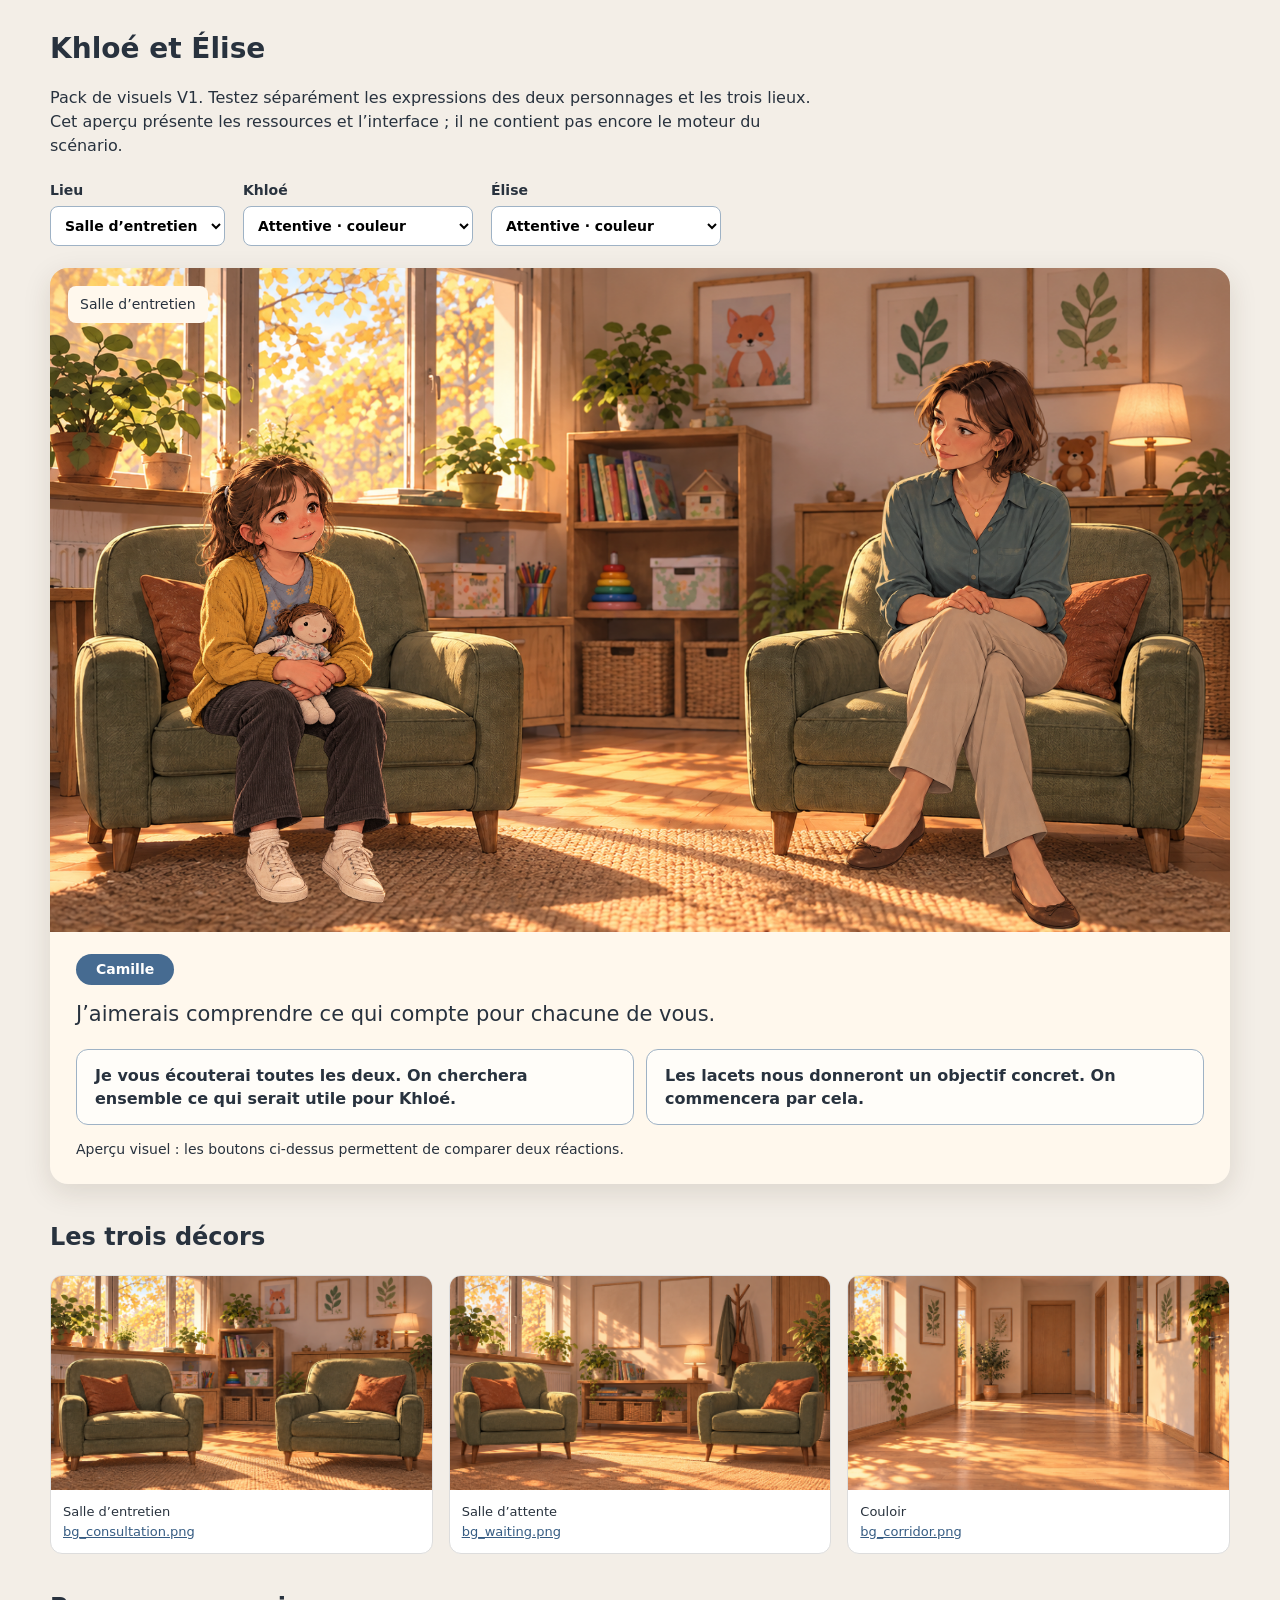
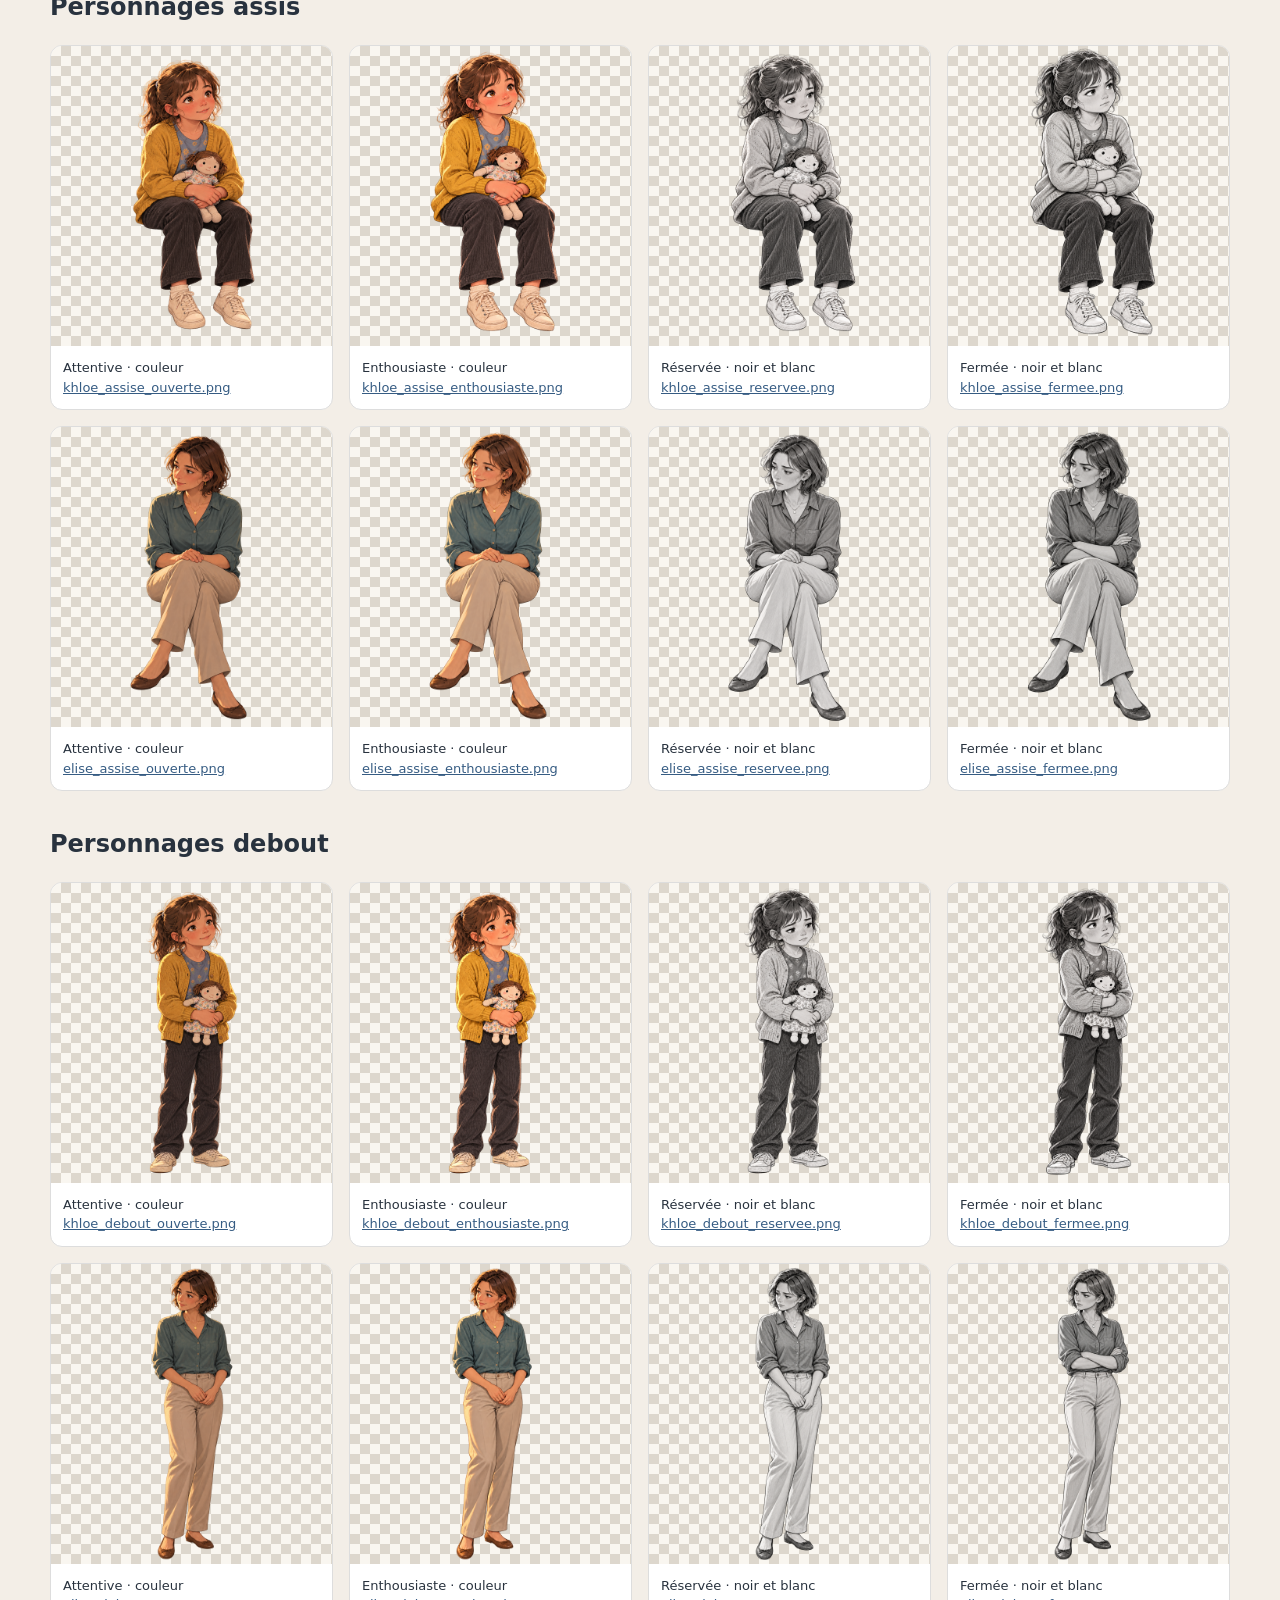
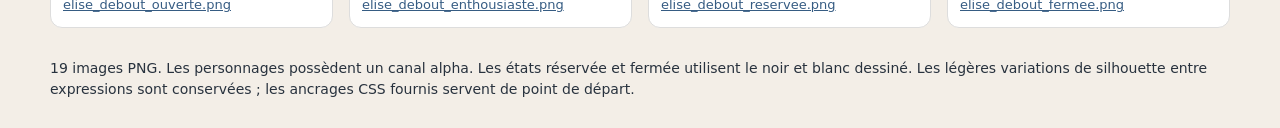
<file: visual-novel/index.html>
<!doctype html>
<html lang="fr"><meta charset="utf-8"><meta name="viewport" content="width=device-width,initial-scale=1"><title>Visuels du visual novel — Khloé et Élise</title>
<link rel="stylesheet" href="ui/visual-novel.css">
<style>body{margin:0;background:#f3eee7;color:#28323e;font:16px/1.5 system-ui}main{max-width:1180px;margin:auto;padding:28px 22px}h1{font-size:28px;margin:0 0 8px}h2{margin-top:35px}.intro{max-width:780px}.controls{display:flex;gap:18px;flex-wrap:wrap;margin:22px 0}label{display:grid;gap:5px;font-size:14px;font-weight:600}select{padding:10px;border:1px solid #9eb2c5;border-radius:8px;font:inherit;background:white}.demo{border-radius:18px;overflow:hidden;box-shadow:0 8px 28px #35271320}.gallery{display:grid;grid-template-columns:repeat(4,minmax(0,1fr));gap:16px}.card{margin:0;background:white;border:1px solid #ddd;border-radius:12px;overflow:hidden}.sprite{height:300px;display:flex;align-items:center;justify-content:center;background-color:#f9f6f0;background-image:linear-gradient(45deg,#ddd7cd 25%,transparent 25%),linear-gradient(-45deg,#ddd7cd 25%,transparent 25%),linear-gradient(45deg,transparent 75%,#ddd7cd 75%),linear-gradient(-45deg,transparent 75%,#ddd7cd 75%);background-size:20px 20px;background-position:0 0,0 10px,10px -10px,-10px 0}.sprite img{height:100%;width:100%;object-fit:contain}.card figcaption{font-size:13px;padding:12px;word-break:break-word}.backgrounds{grid-template-columns:repeat(3,minmax(0,1fr))}.backgrounds img{width:100%;display:block}a{color:#365c83}footer{margin-top:30px;font-size:14px}@media(max-width:700px){.gallery{grid-template-columns:repeat(2,minmax(0,1fr))}.backgrounds{grid-template-columns:1fr}.sprite{height:240px}}</style>
<main><h1>Khloé et Élise</h1><p class="intro">Pack de visuels V1. Testez séparément les expressions des deux personnages et les trois lieux. Cet aperçu présente les ressources et l’interface ; il ne contient pas encore le moteur du scénario.</p>
<div class="controls"><label>Lieu<select id="location"><option value="consultation">Salle d’entretien</option><option value="waiting">Salle d’attente</option><option value="corridor">Couloir</option></select></label><label>Khloé<select id="khloe"></select></label><label>Élise<select id="elise"></select></label></div>
<section class="demo" aria-label="Aperçu de la composition"><div class="vn-stage" data-pose="assise"><img class="vn-background" id="bg" alt="Salle d’entretien"><img class="vn-character vn-khloe" id="ks" alt="Khloé attentive"><img class="vn-character vn-elise" id="es" alt="Élise attentive"><span class="vn-location" id="place">Salle d’entretien</span></div><div class="vn-dialogue"><span class="vn-speaker">Camille</span><p>J’aimerais comprendre ce qui compte pour chacune de vous.</p><div class="vn-choices"><button class="vn-button" id="inclusive">Je vous écouterai toutes les deux. On cherchera ensemble ce qui serait utile pour Khloé.</button><button class="vn-button" id="mother">Les lacets nous donneront un objectif concret. On commencera par cela.</button></div><p id="reaction" style="font-size:14px;margin-bottom:0" aria-live="polite">Aperçu visuel : les boutons ci-dessus permettent de comparer deux réactions.</p></div></section>
<h2>Les trois décors</h2><div class="gallery backgrounds" id="backgrounds"></div><h2>Personnages assis</h2><div class="gallery" id="seated"></div><h2>Personnages debout</h2><div class="gallery" id="standing"></div><footer>19 images PNG. Les personnages possèdent un canal alpha. Les états réservée et fermée utilisent le noir et blanc dessiné. Les légères variations de silhouette entre expressions sont conservées ; les ancrages CSS fournis servent de point de départ.</footer></main>
<script>
const states={ouverte:'Attentive · couleur',enthousiaste:'Enthousiaste · couleur',reservee:'Réservée · noir et blanc',fermee:'Fermée · noir et blanc'};const places={consultation:'Salle d’entretien',waiting:'Salle d’attente',corridor:'Couloir'};const $=s=>document.querySelector(s);for(const id of ['khloe','elise'])for(const [v,t]of Object.entries(states))$('#'+id).add(new Option(t,v));
function update(){const scene=$('#location').value,pose=scene==='corridor'?'debout':'assise';$('.vn-stage').dataset.pose=pose;$('#bg').src=`assets/backgrounds/bg_${scene}.png`;$('#bg').alt=places[scene];$('#place').textContent=places[scene];for(const [who,id]of [['khloe','ks'],['elise','es']]){const state=$('#'+who).value;$('#'+id).src=`assets/characters/${who}_${pose}_${state}.png`;$('#'+id).alt=`${who==='khloe'?'Khloé':'Élise'} : ${states[state]}`;}}
for(const id of ['location','khloe','elise'])$('#'+id).addEventListener('change',update);update();
$('#inclusive').onclick=()=>{$('#khloe').value='enthousiaste';$('#elise').value='enthousiaste';update();$('#reaction').textContent='Les deux personnages gardent une expression ouverte et restent en couleur.'};$('#mother').onclick=()=>{$('#khloe').value='fermee';$('#elise').value='ouverte';update();$('#reaction').textContent='Khloé serre sa poupée et se ferme. Élise reste attentive. Seule Khloé passe au noir et blanc.'};
for(const [v,t]of Object.entries(places)){const src=`assets/backgrounds/bg_${v}.png`;$('#backgrounds').insertAdjacentHTML('beforeend',`<figure class="card"><a href="${src}"><img src="${src}" alt="${t}" loading="lazy"></a><figcaption>${t}<br><a href="${src}" download>bg_${v}.png</a></figcaption></figure>`)}
for(const pose of ['assise','debout'])for(const who of ['khloe','elise'])for(const [state,label]of Object.entries(states)){const name=`${who}_${pose}_${state}.png`,src='assets/characters/'+name;$(pose==='assise'?'#seated':'#standing').insertAdjacentHTML('beforeend',`<figure class="card"><a class="sprite" href="${src}"><img src="${src}" alt="${who==='khloe'?'Khloé':'Élise'} ${label}" loading="lazy"></a><figcaption>${label}<br><a href="${src}" download>${name}</a></figcaption></figure>`)}
</script></html>
</file>
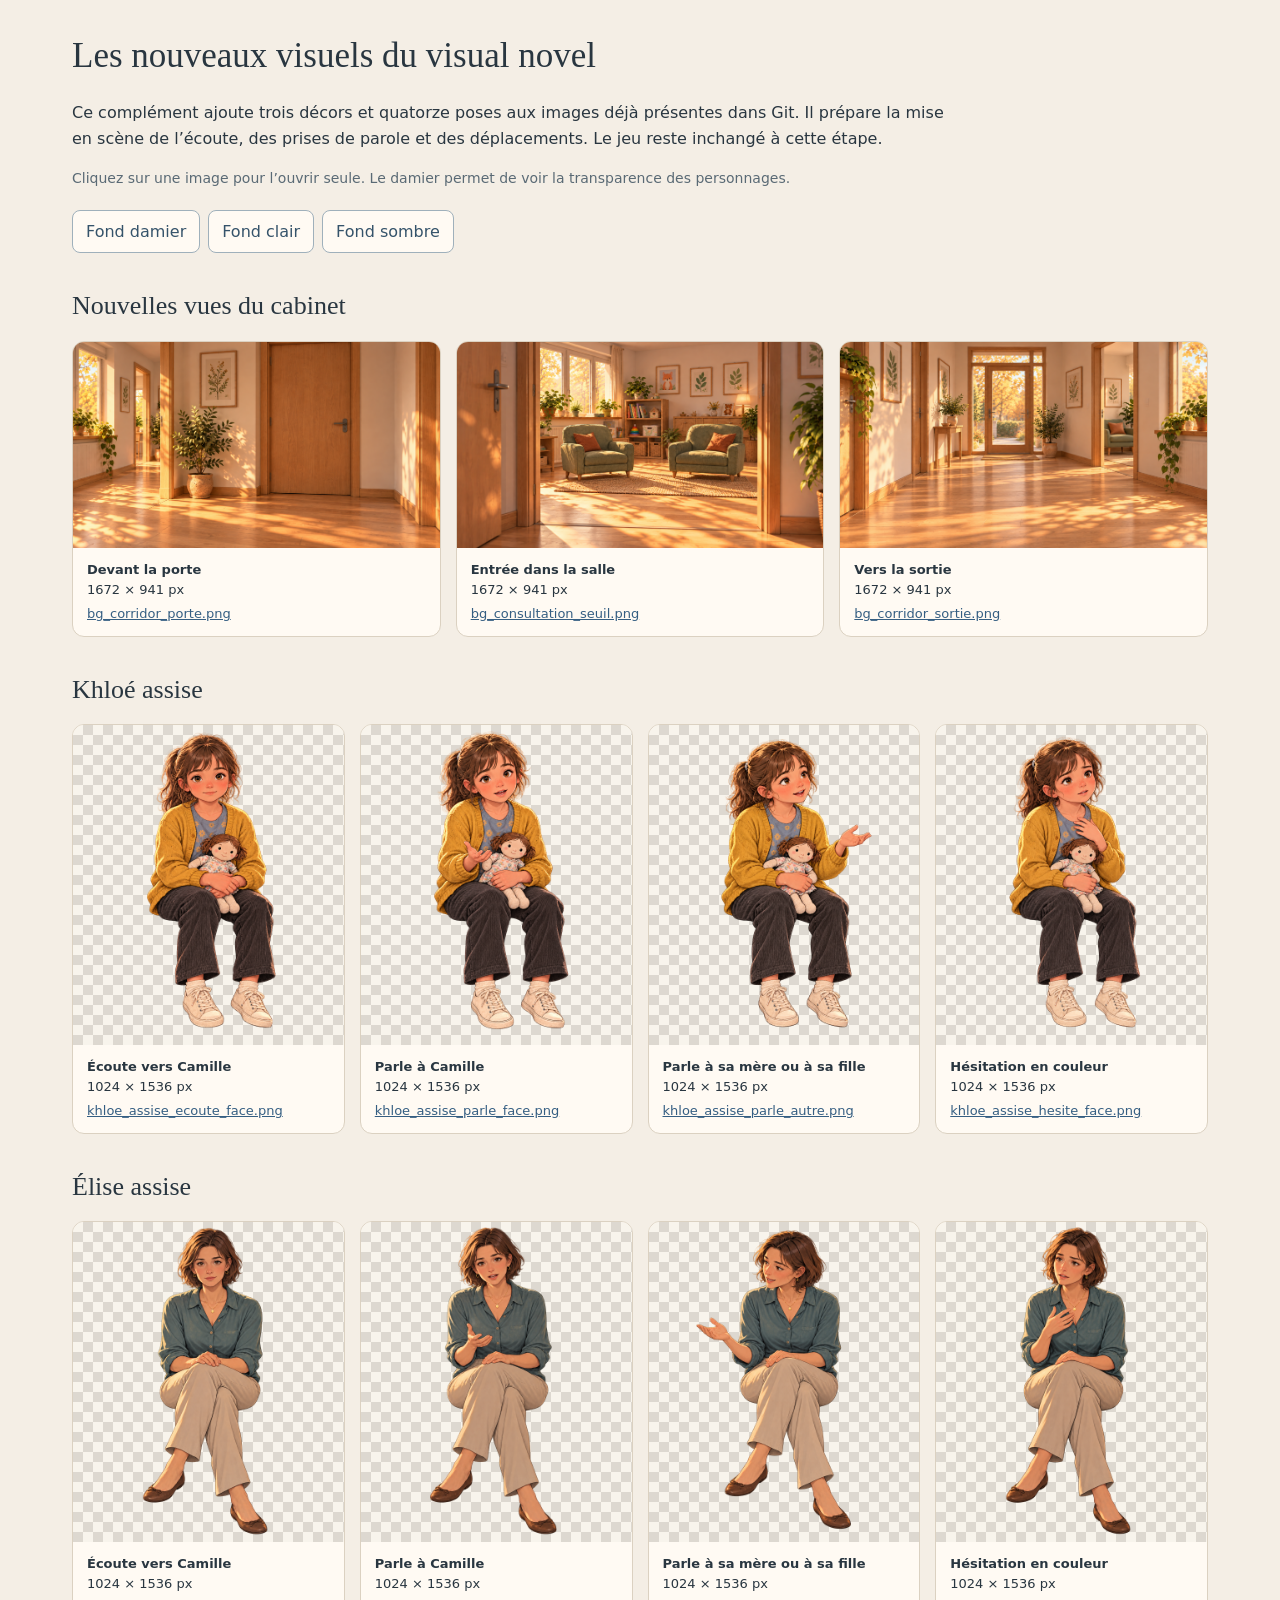
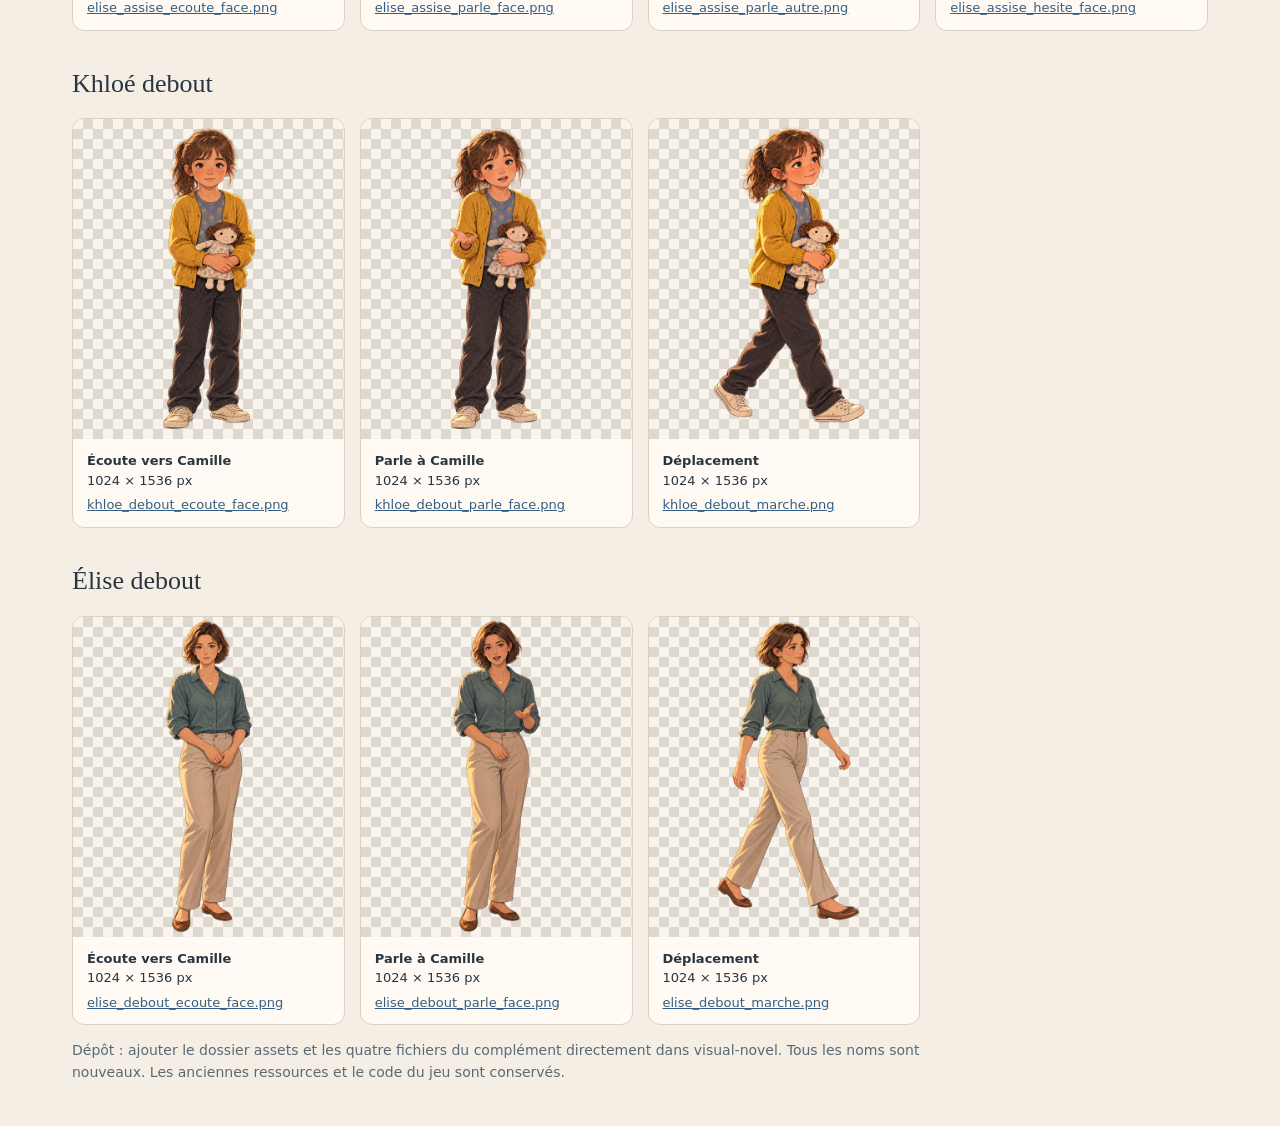
<file: visual-novel/apercu-ajouts-v2.html>
<!doctype html><html lang="fr"><meta charset="utf-8"><meta name="viewport" content="width=device-width,initial-scale=1"><title>Complément visuel V2 — Khloé et Élise</title><style>*{box-sizing:border-box}body{margin:0;font:16px/1.6 system-ui,sans-serif;background:#f4eee5;color:#293640}main{max-width:1180px;margin:auto;padding:28px 22px}h1,h2{font-family:Georgia,serif;font-weight:500}h1{font-size:35px;margin:0 0 10px}h2{font-size:26px;margin:32px 0 14px}p{max-width:880px}.note{font-size:14px;color:#5a6a75}.grid{display:grid;grid-template-columns:repeat(4,minmax(0,1fr));gap:15px}.backgrounds{grid-template-columns:repeat(3,minmax(0,1fr))}figure{margin:0;background:#fffaf3;border:1px solid #dbd1c1;border-radius:12px;overflow:hidden}figure a{display:block}img{display:block;width:100%;height:100%;object-fit:contain}.sprite{height:320px;background-color:#f8f4ec;background-image:linear-gradient(45deg,#ddd8d0 25%,transparent 25%),linear-gradient(-45deg,#ddd8d0 25%,transparent 25%),linear-gradient(45deg,transparent 75%,#ddd8d0 75%),linear-gradient(-45deg,transparent 75%,#ddd8d0 75%);background-size:20px 20px;background-position:0 0,0 10px,10px -10px,-10px 0}figcaption{padding:12px 14px;font-size:13px;line-height:1.5}figcaption strong{display:block}figcaption a{color:#355e82;margin-top:5px;overflow-wrap:anywhere}.backgrounds img{height:auto}.actions{display:flex;gap:8px;margin:20px 0;flex-wrap:wrap}button{font:inherit;padding:8px 13px;border:1px solid #9fb0bb;border-radius:8px;background:#fffaf3;color:#35536a;cursor:pointer}button:focus-visible,a:focus-visible{outline:3px solid #466b91;outline-offset:3px}body[data-fond="clair"] .sprite{background:#fff8ed}body[data-fond="sombre"] .sprite{background:#3c4449}@media(max-width:700px){.grid{grid-template-columns:repeat(2,minmax(0,1fr))}.backgrounds{grid-template-columns:1fr}.sprite{height:270px}h1{font-size:29px}}</style><main><h1>Les nouveaux visuels du visual novel</h1><p>Ce complément ajoute trois décors et quatorze poses aux images déjà présentes dans Git. Il prépare la mise en scène de l’écoute, des prises de parole et des déplacements. Le jeu reste inchangé à cette étape.</p><p class="note">Cliquez sur une image pour l’ouvrir seule. Le damier permet de voir la transparence des personnages.</p><div class="actions" aria-label="Fond de vérification des personnages"><button type="button" onclick="document.body.dataset.fond='damier'">Fond damier</button><button type="button" onclick="document.body.dataset.fond='clair'">Fond clair</button><button type="button" onclick="document.body.dataset.fond='sombre'">Fond sombre</button></div><h2>Nouvelles vues du cabinet</h2><div class="grid backgrounds"><figure><a href="assets/backgrounds/bg_corridor_porte.png"><img src="assets/backgrounds/bg_corridor_porte.png" alt=" Devant la porte" loading="lazy"></a><figcaption><strong>Devant la porte</strong><span>1672 × 941 px</span><a href="assets/backgrounds/bg_corridor_porte.png" download>bg_corridor_porte.png</a></figcaption></figure><figure><a href="assets/backgrounds/bg_consultation_seuil.png"><img src="assets/backgrounds/bg_consultation_seuil.png" alt=" Entrée dans la salle" loading="lazy"></a><figcaption><strong>Entrée dans la salle</strong><span>1672 × 941 px</span><a href="assets/backgrounds/bg_consultation_seuil.png" download>bg_consultation_seuil.png</a></figcaption></figure><figure><a href="assets/backgrounds/bg_corridor_sortie.png"><img src="assets/backgrounds/bg_corridor_sortie.png" alt=" Vers la sortie" loading="lazy"></a><figcaption><strong>Vers la sortie</strong><span>1672 × 941 px</span><a href="assets/backgrounds/bg_corridor_sortie.png" download>bg_corridor_sortie.png</a></figcaption></figure></div><h2>Khloé assise</h2><div class="grid "><figure><a href="assets/characters/khloe_assise_ecoute_face.png" class="sprite"><img src="assets/characters/khloe_assise_ecoute_face.png" alt="Khloé Écoute vers Camille" loading="lazy"></a><figcaption><strong>Écoute vers Camille</strong><span>1024 × 1536 px</span><a href="assets/characters/khloe_assise_ecoute_face.png" download>khloe_assise_ecoute_face.png</a></figcaption></figure><figure><a href="assets/characters/khloe_assise_parle_face.png" class="sprite"><img src="assets/characters/khloe_assise_parle_face.png" alt="Khloé Parle à Camille" loading="lazy"></a><figcaption><strong>Parle à Camille</strong><span>1024 × 1536 px</span><a href="assets/characters/khloe_assise_parle_face.png" download>khloe_assise_parle_face.png</a></figcaption></figure><figure><a href="assets/characters/khloe_assise_parle_autre.png" class="sprite"><img src="assets/characters/khloe_assise_parle_autre.png" alt="Khloé Parle à sa mère ou à sa fille" loading="lazy"></a><figcaption><strong>Parle à sa mère ou à sa fille</strong><span>1024 × 1536 px</span><a href="assets/characters/khloe_assise_parle_autre.png" download>khloe_assise_parle_autre.png</a></figcaption></figure><figure><a href="assets/characters/khloe_assise_hesite_face.png" class="sprite"><img src="assets/characters/khloe_assise_hesite_face.png" alt="Khloé Hésitation en couleur" loading="lazy"></a><figcaption><strong>Hésitation en couleur</strong><span>1024 × 1536 px</span><a href="assets/characters/khloe_assise_hesite_face.png" download>khloe_assise_hesite_face.png</a></figcaption></figure></div><h2>Élise assise</h2><div class="grid "><figure><a href="assets/characters/elise_assise_ecoute_face.png" class="sprite"><img src="assets/characters/elise_assise_ecoute_face.png" alt="Élise Écoute vers Camille" loading="lazy"></a><figcaption><strong>Écoute vers Camille</strong><span>1024 × 1536 px</span><a href="assets/characters/elise_assise_ecoute_face.png" download>elise_assise_ecoute_face.png</a></figcaption></figure><figure><a href="assets/characters/elise_assise_parle_face.png" class="sprite"><img src="assets/characters/elise_assise_parle_face.png" alt="Élise Parle à Camille" loading="lazy"></a><figcaption><strong>Parle à Camille</strong><span>1024 × 1536 px</span><a href="assets/characters/elise_assise_parle_face.png" download>elise_assise_parle_face.png</a></figcaption></figure><figure><a href="assets/characters/elise_assise_parle_autre.png" class="sprite"><img src="assets/characters/elise_assise_parle_autre.png" alt="Élise Parle à sa mère ou à sa fille" loading="lazy"></a><figcaption><strong>Parle à sa mère ou à sa fille</strong><span>1024 × 1536 px</span><a href="assets/characters/elise_assise_parle_autre.png" download>elise_assise_parle_autre.png</a></figcaption></figure><figure><a href="assets/characters/elise_assise_hesite_face.png" class="sprite"><img src="assets/characters/elise_assise_hesite_face.png" alt="Élise Hésitation en couleur" loading="lazy"></a><figcaption><strong>Hésitation en couleur</strong><span>1024 × 1536 px</span><a href="assets/characters/elise_assise_hesite_face.png" download>elise_assise_hesite_face.png</a></figcaption></figure></div><h2>Khloé debout</h2><div class="grid "><figure><a href="assets/characters/khloe_debout_ecoute_face.png" class="sprite"><img src="assets/characters/khloe_debout_ecoute_face.png" alt="Khloé Écoute vers Camille" loading="lazy"></a><figcaption><strong>Écoute vers Camille</strong><span>1024 × 1536 px</span><a href="assets/characters/khloe_debout_ecoute_face.png" download>khloe_debout_ecoute_face.png</a></figcaption></figure><figure><a href="assets/characters/khloe_debout_parle_face.png" class="sprite"><img src="assets/characters/khloe_debout_parle_face.png" alt="Khloé Parle à Camille" loading="lazy"></a><figcaption><strong>Parle à Camille</strong><span>1024 × 1536 px</span><a href="assets/characters/khloe_debout_parle_face.png" download>khloe_debout_parle_face.png</a></figcaption></figure><figure><a href="assets/characters/khloe_debout_marche.png" class="sprite"><img src="assets/characters/khloe_debout_marche.png" alt="Khloé Déplacement" loading="lazy"></a><figcaption><strong>Déplacement</strong><span>1024 × 1536 px</span><a href="assets/characters/khloe_debout_marche.png" download>khloe_debout_marche.png</a></figcaption></figure></div><h2>Élise debout</h2><div class="grid "><figure><a href="assets/characters/elise_debout_ecoute_face.png" class="sprite"><img src="assets/characters/elise_debout_ecoute_face.png" alt="Élise Écoute vers Camille" loading="lazy"></a><figcaption><strong>Écoute vers Camille</strong><span>1024 × 1536 px</span><a href="assets/characters/elise_debout_ecoute_face.png" download>elise_debout_ecoute_face.png</a></figcaption></figure><figure><a href="assets/characters/elise_debout_parle_face.png" class="sprite"><img src="assets/characters/elise_debout_parle_face.png" alt="Élise Parle à Camille" loading="lazy"></a><figcaption><strong>Parle à Camille</strong><span>1024 × 1536 px</span><a href="assets/characters/elise_debout_parle_face.png" download>elise_debout_parle_face.png</a></figcaption></figure><figure><a href="assets/characters/elise_debout_marche.png" class="sprite"><img src="assets/characters/elise_debout_marche.png" alt="Élise Déplacement" loading="lazy"></a><figcaption><strong>Déplacement</strong><span>1024 × 1536 px</span><a href="assets/characters/elise_debout_marche.png" download>elise_debout_marche.png</a></figcaption></figure></div><p class="note">Dépôt : ajouter le dossier assets et les quatre fichiers du complément directement dans visual-novel. Tous les noms sont nouveaux. Les anciennes ressources et le code du jeu sont conservés.</p></main></html>
</file>
<file: visual-novel/ui/visual-novel.css>
:root{--vn-ivory:#fff8ed;--vn-ink:#28323e;--vn-blue:#466b91;--vn-border:#9eb2c5;--vn-radius:18px;--vn-font:system-ui,-apple-system,BlinkMacSystemFont,"Segoe UI",sans-serif}
.vn-stage{position:relative;aspect-ratio:1672/941;overflow:hidden;background:#e8d3b9;font-family:var(--vn-font)}
.vn-background{position:absolute;width:100%;height:100%;inset:0;object-fit:cover}
.vn-character{position:absolute;object-fit:contain;pointer-events:none;transform:translateX(-50%);transition:opacity .25s ease;max-width:none}
.vn-stage[data-pose="assise"] .vn-khloe{height:76%;width:auto;left:20%;bottom:0}
.vn-stage[data-pose="assise"] .vn-elise{height:91%;width:auto;left:78%;bottom:-2%}
.vn-stage[data-pose="debout"] .vn-khloe{height:65%;width:auto;left:34%;bottom:6%}
.vn-stage[data-pose="debout"] .vn-elise{height:91%;width:auto;left:68%;bottom:6%}
.vn-location{position:absolute;left:18px;top:18px;padding:8px 12px;background:var(--vn-ivory);border-radius:8px;font-size:14px;color:var(--vn-ink)}
.vn-dialogue{position:relative;background:var(--vn-ivory);padding:22px 26px 24px;color:var(--vn-ink);font-family:var(--vn-font);border-radius:0 0 var(--vn-radius) var(--vn-radius)}
.vn-speaker{display:inline-block;background:var(--vn-blue);color:#fff;border-radius:20px;padding:5px 20px;font-weight:650;font-size:14px}
.vn-dialogue p{font-size:clamp(16px,1.7vw,21px);line-height:1.5;margin:14px 0 18px}
.vn-choices{display:grid;grid-template-columns:repeat(2,minmax(0,1fr));gap:12px}
.vn-button{background:#fffdf9;color:var(--vn-ink);border:1.5px solid var(--vn-border);border-radius:12px;padding:14px 18px;font:600 16px/1.45 var(--vn-font);text-align:left;cursor:pointer}
.vn-button:hover{background:#eaf0f5;border-color:var(--vn-blue)}
.vn-button:focus-visible{outline:3px solid var(--vn-blue);outline-offset:3px}
@media(max-width:650px){.vn-choices{grid-template-columns:1fr}.vn-dialogue{padding:16px}.vn-location{font-size:12px;top:10px;left:10px}}
@media(prefers-reduced-motion:reduce){.vn-character{transition:none}}
</file>
